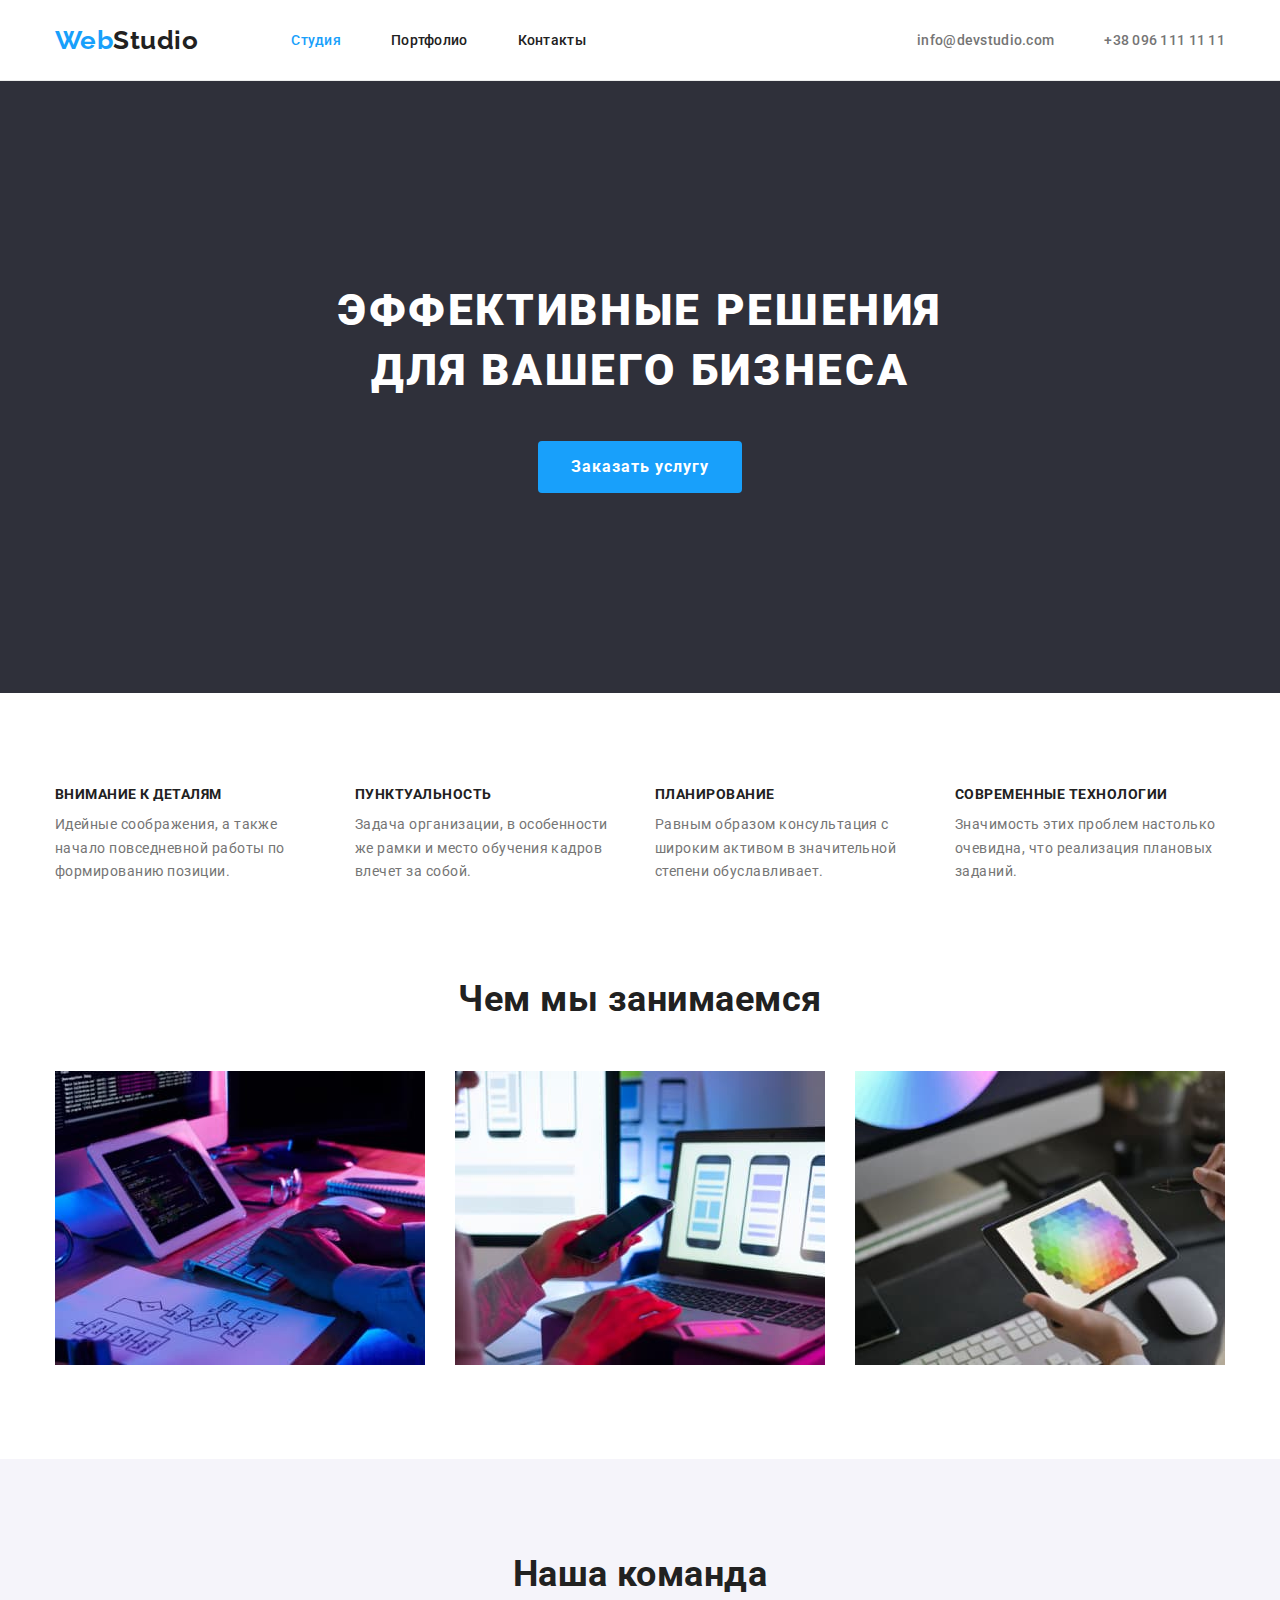
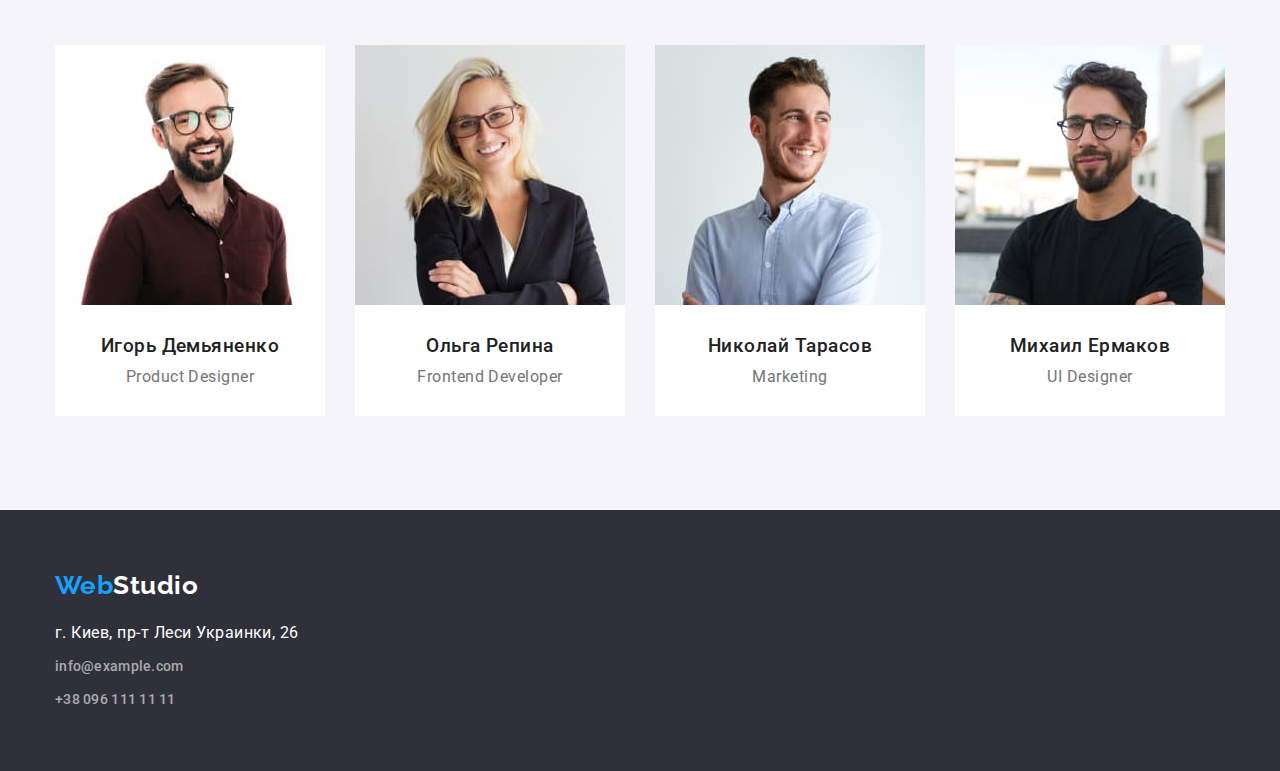
<file: index.html>
<!DOCTYPE html>
<html lang="en">
  <head>
    <meta charset="UTF-8" />
    <meta http-equiv="X-UA-Compatible" content="IE=edge" />
    <meta name="viewport" content="width=device-width, initial-scale=1.0" />
    <title>Студия</title>
    <link rel="preconnect" href="https://fonts.googleapis.com" />
    <link rel="preconnect" href="https://fonts.gstatic.com" crossorigin />
    <link
      href="https://fonts.googleapis.com/css2?family=Raleway:wght@700&family=Roboto:wght@400;500;700;900&display=swap"
      rel="stylesheet"
    />
    <link
      rel="stylesheet"
      href="https://cdnjs.cloudflare.com/ajax/libs/modern-normalize/1.1.0/modern-normalize.min.css"
    />
    <link rel="stylesheet" href="./css/style.css" />
  </head>
  <body>
    <!-- шапка -->
    <header class="site-header">
      <div class="container flex">
        <a href="/" class="logo">Web<span class="logo-half-header">Studio</span></a>
        <!-- навигация -->
        <nav class="nav-menu">
          <ul class="nav-menu-list flex">
            <li class="nav-menu-list-item current">
              <a href="./index.html" class="nav-menu-link">Студия</a>
            </li>
            <li class="nav-menu-list-item">
              <a href="./portfolio.html" class="nav-menu-link">Портфолио</a>
            </li>
            <li class="nav-menu-list-item">
              <a href="#" class="nav-menu-link">Контакты</a>
            </li>
          </ul>
        </nav>
        <!-- контакты -->
        <ul class="contacts flex">
          <li class="header-contacts-item">
            <a href="mailto:info@devstudio.com" class="contact-link">info@devstudio.com</a>
          </li>
          <li class="header-contacts-item">
            <a href="tel:+380961111111" class="contact-link">+38 096 111 11 11</a>
          </li>
        </ul>
      </div>
    </header>
    <main>
      <!-- промо -->
      <section class="promo section">
        <div class="container">
          <h1 class="promo-title">Эффективные решения для вашего бизнеса</h1>
          <button type="button" class="promo-button">Заказать услугу</button>
        </div>
      </section>
      <!-- о нас -->
      <section class="about-us section">
        <div class="container">
          <h2 class="section-title visually-hidden">О нас</h2>
          <ul class="about-us-list flex">
            <li class="about-us-item">
              <h3 class="about-us-title">Внимание к деталям</h3>
              <p class="about-us-description">
                Идейные соображения, а также начало повседневной работы по формированию позиции.
              </p>
            </li>
            <li class="about-us-item">
              <h3 class="about-us-title">Пунктуальность</h3>
              <p class="about-us-description">
                Задача организации, в особенности же рамки и место обучения кадров влечет за собой.
              </p>
            </li>
            <li class="about-us-item">
              <h3 class="about-us-title">Планирование</h3>
              <p class="about-us-description">
                Равным образом консультация с широким активом в значительной степени обуславливает.
              </p>
            </li>
            <li class="about-us-item">
              <h3 class="about-us-title">Современные технологии</h3>
              <p class="about-us-description">
                Значимость этих проблем настолько очевидна, что реализация плановых заданий.
              </p>
            </li>
          </ul>
        </div>
      </section>
      <!-- чем мы занимаемся -->
      <section class="what-we-do section">
        <div class="container">
          <h2 class="section-title">Чем мы занимаемся</h2>
          <ul class="what-we-do-list flex">
            <li class="what-we-do-item">
              <img
                src="./images/index/box1.jpg"
                alt="Разработка сайтов."
                width="370"
                height="294"
                class="what-we-do-img"
              />
            </li>
            <li class="what-we-do-item">
              <img
                src="./images/index/box2.jpg"
                alt="Разработка мобильных приложений."
                width="370"
                height="294"
                class="what-we-do-img"
              />
            </li>
            <li class="what-we-do-item">
              <img
                src="./images/index/box3.jpg"
                alt="Графический дизайн."
                width="370"
                height="294"
                class="what-we-do-img"
              />
            </li>
          </ul>
        </div>
      </section>
      <!-- наша команда -->
      <section class="our-team section">
        <div class="container">
          <h2 class="section-title">Наша команда</h2>
          <ul class="our-team-list flex">
            <li class="our-team-card">
              <img
                src="./images/index/teamcard1.jpg"
                alt="Участник команды 1"
                width="270"
                height="260"
                class="our-team-card-img"
              />
              <div class="our-team-card-footer">
                <h3 class="our-team-card-title">Игорь Демьяненко</h3>
                <p class="our-team-card-description">Product Designer</p>
              </div>
            </li>
            <li class="our-team-card">
              <img
                src="./images/index/teamcard2.jpg"
                alt="Участник команды 2"
                width="270"
                height="260"
                class="our-team-card-img"
              />
              <div class="our-team-card-footer">
                <h3 class="our-team-card-title">Ольга Репина</h3>
                <p class="our-team-card-description">Frontend Developer</p>
              </div>
            </li>
            <li class="our-team-card">
              <img
                src="./images/index/teamcard3.jpg"
                alt="Участник команды 3"
                width="270"
                height="260"
                class="our-team-card-img"
              />
              <div class="our-team-card-footer">
                <h3 class="our-team-card-title">Николай Тарасов</h3>
                <p class="our-team-card-description">Marketing</p>
              </div>
            </li>
            <li class="our-team-card">
              <img
                src="./images/index/teamcard4.jpg"
                alt="Участник команды 4"
                width="270"
                height="260"
                class="our-team-card-img"
              />
              <div class="our-team-card-footer">
                <h3 class="our-team-card-title">Михаил Ермаков</h3>
                <p class="our-team-card-description">UI Designer</p>
              </div>
            </li>
          </ul>
        </div>
      </section>
    </main>
    <!-- подвал -->
    <footer class="site-footer">
      <div class="container">
        <a href="/" class="logo">Web<span class="logo-half-footer">Studio</span></a>
        <!-- адрес -->
        <address class="footer-contacts">
          <p class="contact-address">г. Киев, пр-т Леси Украинки, 26</p>
          <ul class="contacts-list">
            <li class="contacts-item">
              <a href="mailto:info@example.com" class="footer-contact-link">info@example.com</a>
            </li>
            <li class="contacts-item">
              <a href="tel:+380961111111" class="footer-contact-link">+38 096 111 11 11</a>
            </li>
          </ul>
        </address>
      </div>
    </footer>
  </body>
</html>
</file>
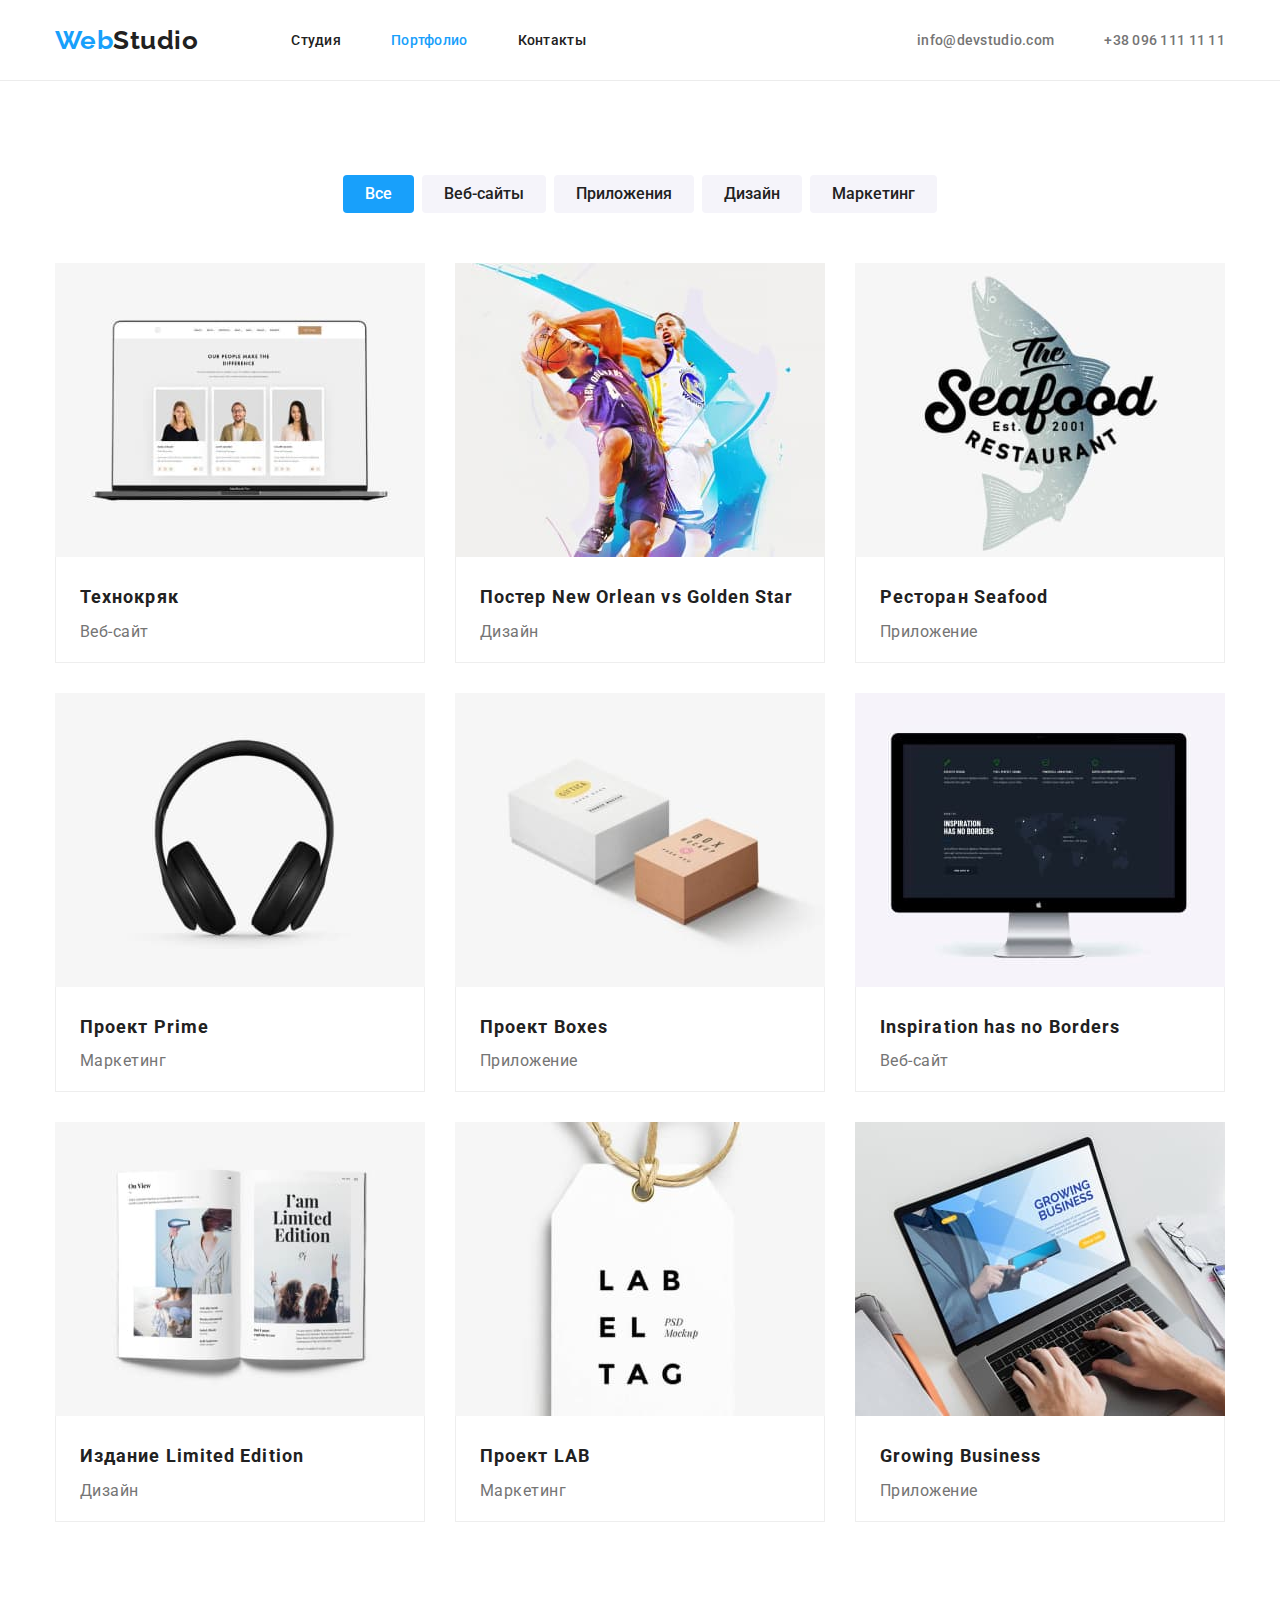
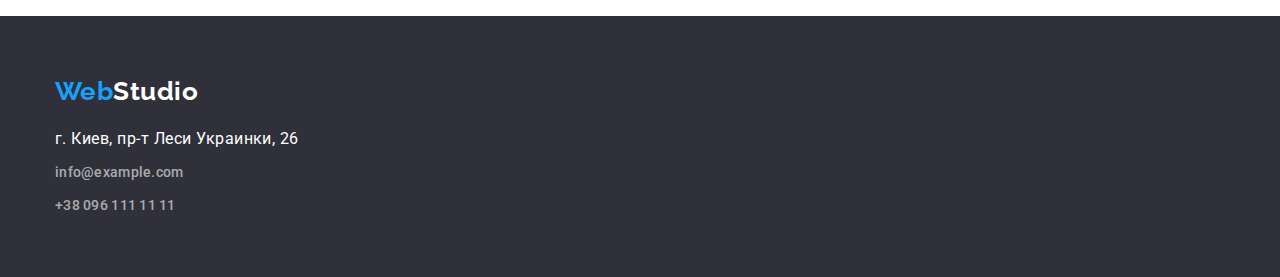
<file: portfolio.html>
<!DOCTYPE html>
<html lang="en">
  <head>
    <meta charset="UTF-8" />
    <meta http-equiv="X-UA-Compatible" content="IE=edge" />
    <meta name="viewport" content="width=device-width, initial-scale=1.0" />
    <title>Портфолио</title>
    <link rel="preconnect" href="https://fonts.googleapis.com" />
    <link rel="preconnect" href="https://fonts.gstatic.com" crossorigin />
    <link
      href="https://fonts.googleapis.com/css2?family=Raleway:wght@700&family=Roboto:wght@400;500;700;900&display=swap"
      rel="stylesheet"
    />
    <link
      rel="stylesheet"
      href="https://cdnjs.cloudflare.com/ajax/libs/modern-normalize/1.1.0/modern-normalize.min.css"
    />
    <link rel="stylesheet" href="./css/style.css" />
  </head>
  <body>
    <!-- шапка -->
    <header class="site-header">
      <div class="container flex">
        <a href="/" class="logo">Web<span class="logo-half-header">Studio</span></a>
        <!-- навигация -->
        <nav class="nav-menu">
          <ul class="nav-menu-list flex">
            <li class="nav-menu-list-item">
              <a href="./index.html" class="nav-menu-link">Студия</a>
            </li>
            <li class="nav-menu-list-item current">
              <a href="./portfolio.html" class="nav-menu-link">Портфолио</a>
            </li>
            <li class="nav-menu-list-item">
              <a href="#" class="nav-menu-link">Контакты</a>
            </li>
          </ul>
        </nav>
        <!-- контакты -->
        <ul class="contacts flex">
          <li class="header-contacts-item">
            <a href="mailto:info@devstudio.com" class="contact-link">info@devstudio.com</a>
          </li>
          <li class="header-contacts-item">
            <a href="tel:+380961111111" class="contact-link">+38 096 111 11 11</a>
          </li>
        </ul>
      </div>
    </header>
    <main>
      <!-- портфолио -->
      <section class="filter section">
        <div class="container">
          <h1 class="visually-hidden">Портфолио</h1>
          <h2 class="visually-hidden">Фильтр</h2>
          <!-- фильтр -->
          <ul class="filter-buttons flex">
            <li class="filter-button-item current">
              <button type="button" class="filter-button">Все</button>
            </li>
            <li class="filter-button-item">
              <button type="button" class="filter-button">Веб-сайты</button>
            </li>
            <li class="filter-button-item">
              <button type="button" class="filter-button">Приложения</button>
            </li>
            <li class="filter-button-item">
              <button type="button" class="filter-button">Дизайн</button>
            </li>
            <li class="filter-button-item">
              <button type="button" class="filter-button">Маркетинг</button>
            </li>
          </ul>
          <!-- карточки -->
          <ul class="portfolio-cards flex">
            <li class="portfolio-card">
              <a href="#" class="portfolio-card-link">
                <img
                  src="./images/portfolio/pf1.jpg"
                  alt="Сайт на экране ноутбука"
                  class="portfolio-card-img"
                  width="370"
                />
                <div class="portfolio-card-footer">
                  <h3 class="portfolio-card-title">Технокряк</h3>
                  <p class="portfolio-card-description">Веб-сайт</p>
                </div>
              </a>
            </li>
            <li class="portfolio-card">
              <a href="#" class="portfolio-card-link">
                <img
                  src="./images/portfolio/pf2.jpg"
                  alt="Яркий постер с баскетболистами"
                  class="portfolio-card-img"
                  width="370"
                />
                <div class="portfolio-card-footer">
                  <h3 class="portfolio-card-title">Постер New Orlean vs Golden Star</h3>
                  <p class="portfolio-card-description">Дизайн</p>
                </div>
              </a>
            </li>
            <li class="portfolio-card">
              <a href="#" class="portfolio-card-link">
                <img
                  src="./images/portfolio/pf3.jpg"
                  alt="Логотип рыбного ресторана"
                  class="portfolio-card-img"
                  width="370"
                />
                <div class="portfolio-card-footer">
                  <h3 class="portfolio-card-title">Ресторан Seafood</h3>
                  <p class="portfolio-card-description">Приложение</p>
                </div>
              </a>
            </li>
            <li class="portfolio-card">
              <a href="#" class="portfolio-card-link">
                <img
                  src="./images/portfolio/pf4.jpg"
                  alt="Наушники"
                  class="portfolio-card-img"
                  width="370"
                />
                <div class="portfolio-card-footer">
                  <h3 class="portfolio-card-title">Проект Prime</h3>
                  <p class="portfolio-card-description">Маркетинг</p>
                </div>
              </a>
            </li>
            <li class="portfolio-card">
              <a href="#" class="portfolio-card-link">
                <img
                  src="./images/portfolio/pf5.jpg"
                  alt="Картонные коробки разных размеров"
                  class="portfolio-card-img"
                  width="370"
                />
                <div class="portfolio-card-footer">
                  <h3 class="portfolio-card-title">Проект Boxes</h3>
                  <p class="portfolio-card-description">Приложение</p>
                </div>
              </a>
            </li>
            <li class="portfolio-card">
              <a href="#" class="portfolio-card-link">
                <img
                  src="./images/portfolio/pf6.jpg"
                  alt="Сайт на экране монитора"
                  class="portfolio-card-img"
                  width="370"
                />
                <div class="portfolio-card-footer">
                  <h3 class="portfolio-card-title">Inspiration has no Borders</h3>
                  <p class="portfolio-card-description">Веб-сайт</p>
                </div>
              </a>
            </li>
            <li class="portfolio-card">
              <a href="#" class="portfolio-card-link">
                <img
                  src="./images/portfolio/pf7.jpg"
                  alt="Журнал со статьей и фотографиями"
                  class="portfolio-card-img"
                  width="370"
                />
                <div class="portfolio-card-footer">
                  <h3 class="portfolio-card-title">Издание Limited Edition</h3>
                  <p class="portfolio-card-description">Дизайн</p>
                </div>
              </a>
            </li>
            <li class="portfolio-card">
              <a href="#" class="portfolio-card-link">
                <img
                  src="./images/portfolio/pf8.jpg"
                  alt="Ярлык с веревочкой"
                  class="portfolio-card-img"
                  width="370"
                />
                <div class="portfolio-card-footer">
                  <h3 class="portfolio-card-title">Проект LAB</h3>
                  <p class="portfolio-card-description">Маркетинг</p>
                </div>
              </a>
            </li>
            <li class="portfolio-card">
              <a href="#" class="portfolio-card-link">
                <img
                  src="./images/portfolio/pf9.jpg"
                  alt="Пальцы на клавиатуре ноутбука"
                  class="portfolio-card-img"
                  width="370"
                />
                <div class="portfolio-card-footer">
                  <h3 class="portfolio-card-title">Growing Business</h3>
                  <p class="portfolio-card-description">Приложение</p>
                </div>
              </a>
            </li>
          </ul>
        </div>
      </section>
    </main>
    <!-- подвал -->
    <footer class="site-footer">
      <div class="container">
        <a href="/" class="logo">Web<span class="logo-half-footer">Studio</span></a>
        <!-- адрес -->
        <address class="footer-contacts">
          <p class="contact-address">г. Киев, пр-т Леси Украинки, 26</p>
          <ul class="contacts-list">
            <li class="contacts-item">
              <a href="mailto:info@example.com" class="footer-contact-link">info@example.com</a>
            </li>
            <li class="contacts-item">
              <a href="tel:+380961111111" class="footer-contact-link">+38 096 111 11 11</a>
            </li>
          </ul>
        </address>
      </div>
    </footer>
  </body>
</html>
</file>
<file: css/style.css>
/* Global */
:root {
  --primary-bg-color: #fff;
  --secondary-bg-color: #2f303a;
  --tertiary-bg-color: #f5f4fa;
  --primary-text-color: #212121;
  --secondary-text-color: #757575;
  --primary-white-color: #ffffff;
  --secondary-white-color: rgba(255, 255, 255, 0.6);
  --accent-color: #18a0fb;
  --accent-button-color: #188ce8;
  --primary-border-color: #ececec;
  --secondary-border-color: #eeeeee;
}
body {
  font-family: 'Roboto', Arial, sans-serif;
  font-size: 16px;
  line-height: 1.5;
  font-weight: 400;
  letter-spacing: 0.03em;
  color: var(--primary-text-color);
  background-color: var(--primary-bg-color);
  margin: 0;
}
ul {
  list-style: none;
}
a {
  text-decoration: none;
}
p,
ul,
h1,
h2,
h3,
h4,
h5,
h6 {
  margin: 0;
  margin-block-start: 0;
  margin-block-end: 0;
  margin-inline-start: 0;
  margin-inline-end: 0;
  padding-inline-start: 0;
}
img {
  display: block;
}
.visually-hidden {
  position: absolute;
  width: 1px;
  height: 1px;
  margin: -1px;
  border: 0;
  padding: 0;
  white-space: nowrap;
  clip-path: inset(100%);
  clip: rect(0 0 0 0);
  overflow: hidden;
}
.container {
  max-width: 1200px;
  padding-left: 15px;
  padding-right: 15px;
  margin: 0 auto;
}
/* Section */
.section {
  padding-top: 94px;
  padding-bottom: 94px;
}
.section:nth-child(3) {
  padding-top: 0;
}
.section-title {
  font-weight: 700;
  font-size: 36px;
  line-height: 1.17;
  color: var(--primary-text-color);
  text-align: center;
  margin-bottom: 50px;
}
/* Header */
.site-header {
  border-bottom: 1px solid var(--primary-border-color);
}
.logo {
  font-family: Raleway, sans-serif;
  font-weight: 700;
  font-size: 26px;
  line-height: 1.19;
  color: var(--accent-color);
  margin-right: 93px;
}
.logo > .logo-half-header {
  color: var(--primary-text-color);
}
.logo > .logo-half-footer {
  color: var(--primary-white-color);
}
/* Flex */
.flex {
  display: flex;
  flex-wrap: nowrap;
  align-items: center;
}
/* Navigation */
.nav-menu-list-item,
.header-contacts-item {
  margin-left: 50px;
}
.nav-menu-list-item:first-child,
.header-contacts-item:first-child {
  margin-left: 0;
}
.nav-menu-link {
  display: block;
  font-weight: 500;
  font-size: 14px;
  line-height: 1.17;
  letter-spacing: 0.02em;
  color: var(--primary-text-color);
  padding-top: 32px;
  padding-bottom: 32px;
}
.nav-menu-link:hover,
.nav-menu-link:focus {
  color: var(--accent-color);
}
.current > .nav-menu-link {
  color: var(--accent-color);
}
/* Contacts */
.contacts {
  margin-left: auto;
}
.contact-link {
  font-weight: 500;
  font-size: 14px;
  line-height: 1.17;
  letter-spacing: 0.02em;
  color: var(--secondary-text-color);
}
.footer-contact-link {
  font-weight: 500;
  font-size: 14px;
  line-height: 1.17;
  letter-spacing: 0.02em;
  color: var(--secondary-white-color);
}
.contact-link:hover,
.contact-link:focus {
  color: var(--accent-color);
}
.footer-contact-link:hover,
.footer-contact-link:focus {
  color: var(--accent-color);
}
/* Filter */
.filter-buttons {
  margin-bottom: 50px;
  justify-content: center;
}
.filter-button-item {
  margin-right: 8px;
}
.filter-button-item:last-child {
  margin-right: 0;
}
.filter-button {
  font-weight: 500;
  line-height: 1.62;
  color: var(--primary-text-color);
  background-color: var(--tertiary-bg-color);
  cursor: pointer;
  padding: 6px 22px;
  border: transparent;
  border-radius: 4px;
}
.filter-button:hover,
.filter-button:focus {
  font-weight: 500;
  color: var(--primary-white-color);
  background-color: var(--accent-color);
  cursor: pointer;
}
.current > .filter-button {
  background-color: var(--accent-color);
  color: var(--primary-white-color);
}
/* Portfolio */
.portfolio-cards {
  flex-wrap: wrap;
}
.portfolio-card {
  margin-right: 30px;
  margin-bottom: 30px;
  width: 370px;
}
.portfolio-card:nth-child(3n + 3) {
  margin-right: 0;
}
.portfolio-card:nth-child(n + 7) {
  margin-bottom: 0;
}
.portfolio-card-footer {
  padding: 20px 24px;
  border: 1px solid var(--secondary-border-color);
  border-top: none;
}
.portfolio-card-title {
  font-weight: 700;
  font-size: 18px;
  line-height: 2.25;
  letter-spacing: 0.06em;
  color: var(--primary-text-color);
  margin-bottom: 4px;
}
.portfolio-card-description {
  line-height: 1.25;
  color: var(--secondary-text-color);
}
/* Promo */
.promo {
  padding-top: 200px;
  padding-bottom: 200px;
  background-color: var(--secondary-bg-color);
  text-align: center;
}
.promo-title {
  max-width: 700px;
  font-weight: 900;
  text-align: center;
  font-size: 44px;
  line-height: 1.36;
  letter-spacing: 0.06em;
  text-transform: uppercase;
  color: var(--primary-white-color);
  margin: 0 auto 40px auto;
}
.promo-button {
  font-weight: 700;
  line-height: 1.85;
  letter-spacing: 0.06em;
  color: var(--primary-white-color);
  background-color: var(--accent-color);
  cursor: pointer;
  padding: 10px 32px;
  border: 1px solid transparent;
  border-radius: 4px;
}
.promo-button:hover,
.promo-button:focus {
  background-color: var(--accent-button-color);
}
/* About Us */
.about-us-item,
.what-we-do-item,
.our-team-card {
  margin-right: 30px;
}
.about-us-item {
  width: 270px;
}
.about-us-item:last-child,
.what-we-do-item:last-child,
.our-team-card:last-child {
  margin-right: 0;
}
.about-us-title {
  font-weight: 700;
  font-size: 14px;
  line-height: 1.14;
  text-transform: uppercase;
  margin-bottom: 10px;
}
.about-us-description {
  font-size: 14px;
  line-height: 1.71;
  color: var(--secondary-text-color);
}
/* Our Team */
.our-team {
  background-color: var(--tertiary-bg-color);
}
.our-team-card {
  border-radius: 0px 0px 4px 4px;
  width: 270px;
}
.our-team-list {
  align-items: flex-start;
}
.our-team-card-footer {
  padding: 30px;
  text-align: center;
  background-color: var(--primary-bg-color);
}
.our-team-card-title {
  font-weight: 500;
  line-height: 1.19;
  color: var(--primary-text-color);
  margin-bottom: 10px;
}
.our-team-card-description {
  line-height: 1.19;
  color: var(--secondary-text-color);
  margin-bottom: auto;
}
/* Footer */
.site-footer {
  padding-top: 60px;
  padding-bottom: 60px;
  background-color: var(--secondary-bg-color);
}
.footer-contacts {
  font-style: normal;
  color: var(--primary-white-color);
  margin-top: 20px;
}
.contacts-list,
.footer-contacts .contacts-item:last-child {
  margin-top: 9px;
}
</file>
